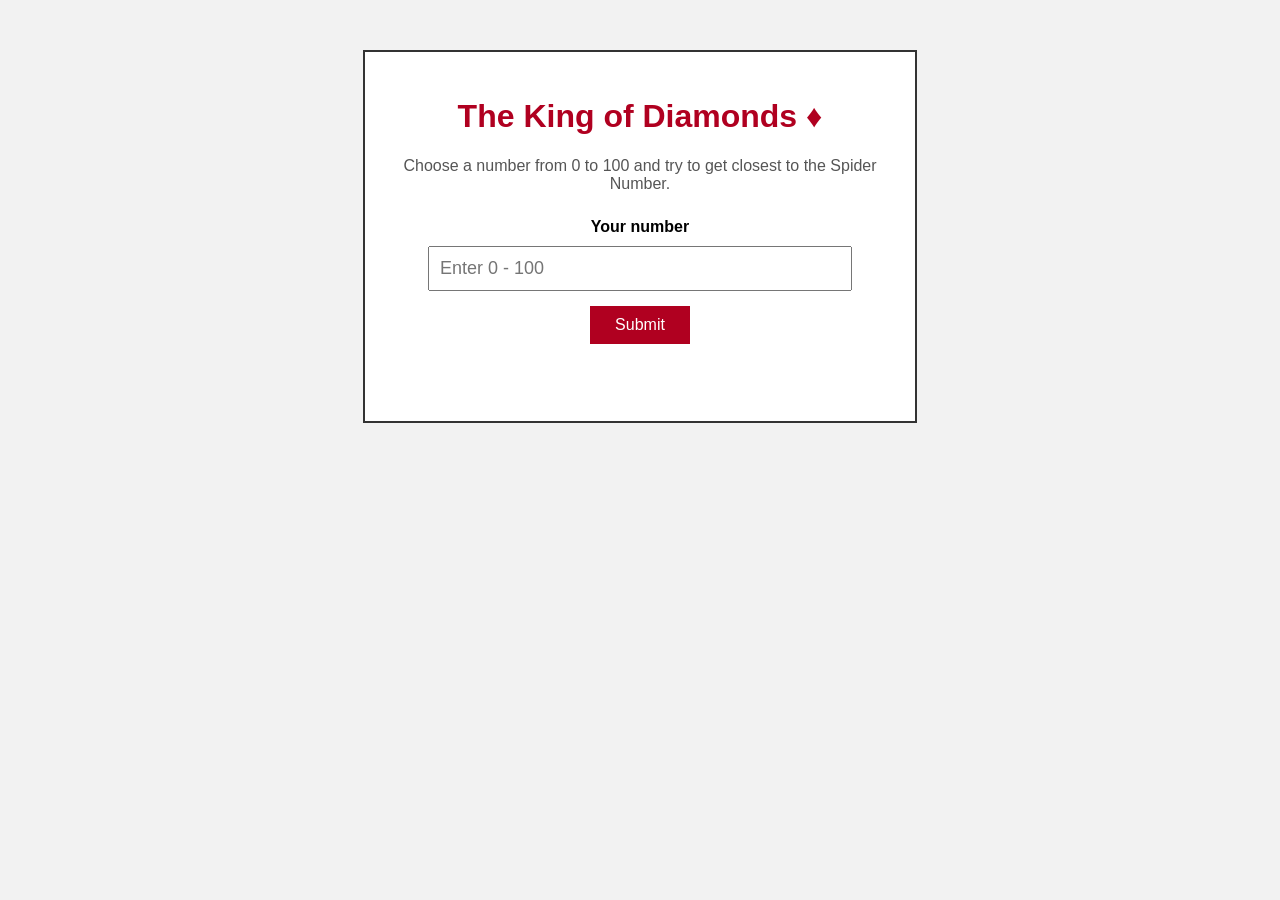
<file: Spider_AppDev_Base_Task/index.html>
<!DOCTYPE html>
<html lang="en">
<head>
    <meta charset="UTF-8">
    <meta name="viewport" content="width=device-width, initial-scale=1.0">
    <title>The King of Diamonds</title>
    <link rel="stylesheet" href="style.css">
</head>
<body>
    <div class="box">
        <h1>The King of Diamonds ♦</h1>
        <p class="smallText">Choose a number from 0 to 100 and try to get closest to the Spider Number.</p>

        <div class="gameArea">
            <label for="userNumber">Your number</label>
            <input type="number" id="userNumber" min="0" max="100" placeholder="Enter 0 - 100">
            <button onclick="playRound()">Submit</button>
            <p id="errorText"></p>
        </div>

        <div id="resultBox" class="hidden">
            <h2>Round Result</h2>
            <p>User chose: <span id="userChoice"></span></p>
            <p>Bot chose: <span id="botChoice"></span></p>
            <p>Average: <span id="averageNumber"></span></p>
            <p>Spider Number: <span id="targetNumber"></span></p>
            <p class="winner">Winner: <span id="winnerName"></span></p>
        </div>
    </div>

    <script src="script.js"></script>
</body>
</html>
</file>
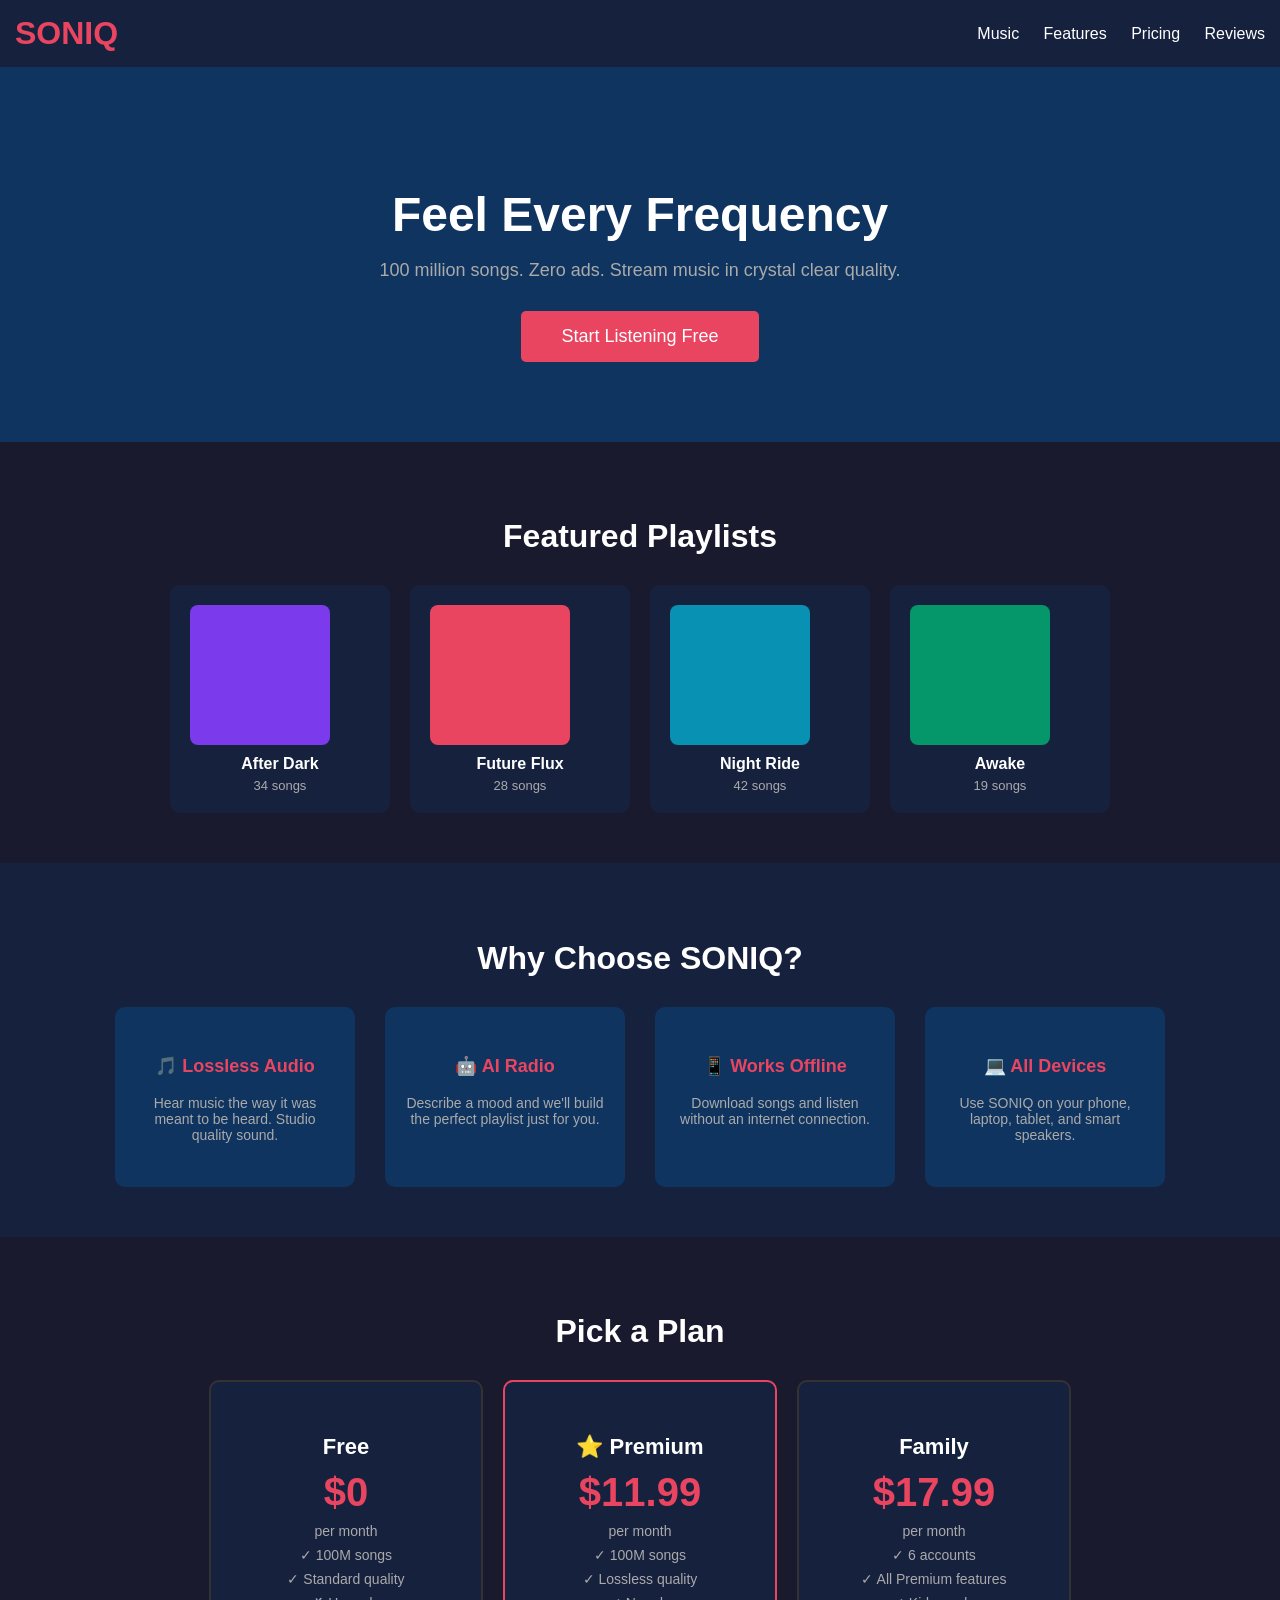
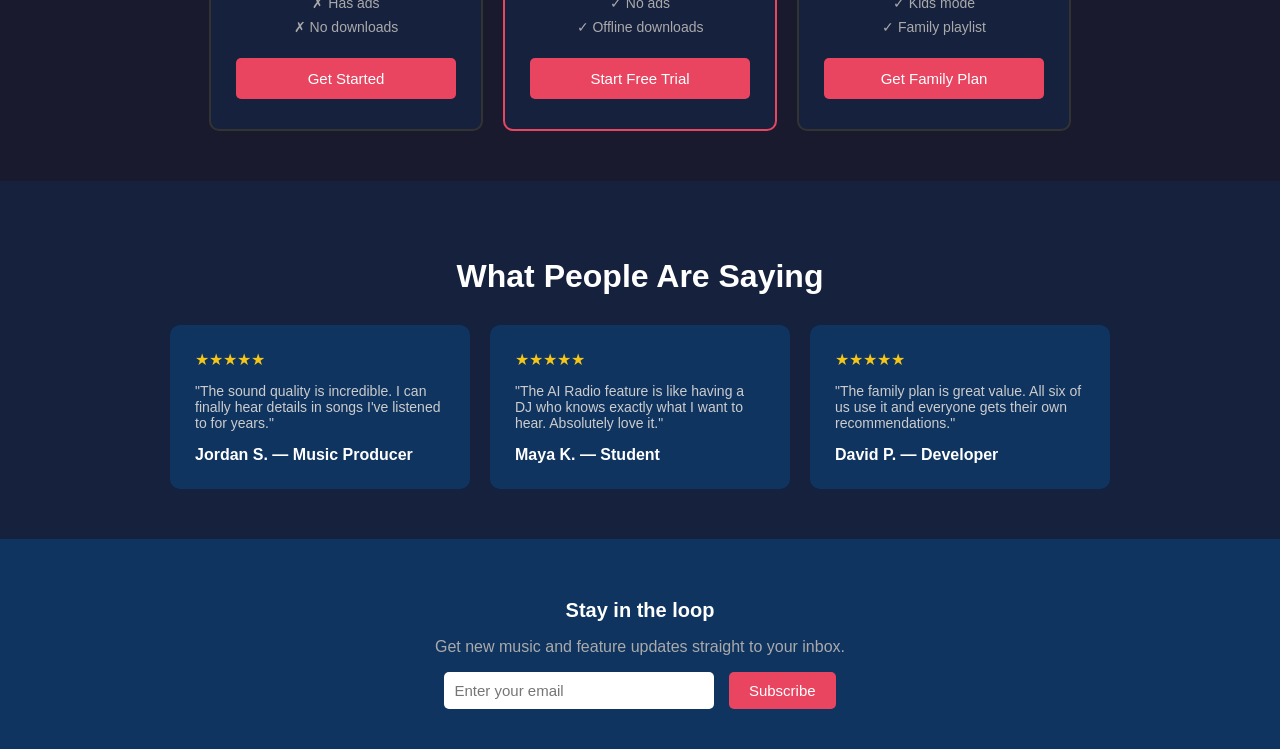
<file: Spider_UI:UX_Base_Task/soniq-landing-page.html>
<!DOCTYPE html>
<html>
<head>
  <title>SONIQ - Music Streaming</title>
  <style>
    /* Setting the background color and font for the whole page */
    body {
      background-color: #1a1a2e;
      color: white;
      font-family: Arial, sans-serif;
      margin: 0;
      padding: 0;
    }

    /* Navigation bar at the top */
    .navbar {
      background-color: #16213e;
      padding: 15px;
      display: flex;
      justify-content: space-between;
      align-items: center;
    }

    .navbar h1 {
      color: #e94560;
      margin: 0;
    }

    .navbar a {
      color: white;
      text-decoration: none;
      margin-left: 20px;
    }

    /* Hero section - the big banner at the top */
    .hero {
      text-align: center;
      padding: 80px 20px;
      background-color: #0f3460;
    }

    .hero h2 {
      font-size: 48px;
      margin-bottom: 10px;
    }

    .hero p {
      font-size: 18px;
      color: #aaaaaa;
      margin-bottom: 30px;
    }

    .hero button {
      background-color: #e94560;
      color: white;
      padding: 15px 40px;
      font-size: 18px;
      border: none;
      border-radius: 5px;
      cursor: pointer;
    }

    .hero button:hover {
      background-color: #c73652;
    }

    /* Featured playlists section */
    .featured {
      padding: 50px 20px;
      text-align: center;
    }

    .featured h2 {
      font-size: 32px;
      margin-bottom: 30px;
    }

    /* Using flexbox to put the cards side by side */
    .playlist-cards {
      display: flex;
      justify-content: center;
      gap: 20px;
      flex-wrap: wrap;
    }

    .card {
      background-color: #16213e;
      border-radius: 10px;
      padding: 20px;
      width: 180px;
      text-align: center;
    }

    /* Album cover */
    .album-cover {
      width: 140px;
      height: 140px;
      border-radius: 8px;
      margin-bottom: 10px;
    }

    .card h3 {
      font-size: 16px;
      margin: 5px 0;
    }

    .card p {
      font-size: 13px;
      color: #aaaaaa;
      margin: 0;
    }

    /* Features section */
    .features {
      background-color: #16213e;
      padding: 50px 20px;
      text-align: center;
    }

    .features h2 {
      font-size: 32px;
      margin-bottom: 30px;
    }

    .features-grid {
      display: flex;
      justify-content: center;
      gap: 30px;
      flex-wrap: wrap;
    }

    .feature-box {
      background-color: #0f3460;
      border-radius: 10px;
      padding: 30px 20px;
      width: 200px;
    }

    .feature-box h3 {
      font-size: 18px;
      color: #e94560;
    }

    .feature-box p {
      font-size: 14px;
      color: #aaaaaa;
    }

    /* Pricing section */
    .pricing {
      padding: 50px 20px;
      text-align: center;
    }

    .pricing h2 {
      font-size: 32px;
      margin-bottom: 30px;
    }

    .pricing-cards {
      display: flex;
      justify-content: center;
      gap: 20px;
      flex-wrap: wrap;
    }

    .price-box {
      background-color: #16213e;
      border-radius: 10px;
      padding: 30px 25px;
      width: 220px;
      border: 2px solid #333;
    }

    /* Highlighting the middle plan with a red border */
    .price-box.popular {
      border: 2px solid #e94560;
    }

    .price-box h3 {
      font-size: 22px;
      margin-bottom: 10px;
    }

    .price-box .price {
      font-size: 40px;
      font-weight: bold;
      color: #e94560;
    }

    .price-box p {
      font-size: 14px;
      color: #aaaaaa;
      margin: 8px 0;
    }

    .price-box button {
      background-color: #e94560;
      color: white;
      padding: 12px 30px;
      font-size: 15px;
      border: none;
      border-radius: 5px;
      cursor: pointer;
      margin-top: 15px;
      width: 100%;
    }

    .price-box button:hover {
      background-color: #c73652;
    }

    /* Reviews section */
    .reviews {
      background-color: #16213e;
      padding: 50px 20px;
      text-align: center;
    }

    .reviews h2 {
      font-size: 32px;
      margin-bottom: 30px;
    }

    .review-cards {
      display: flex;
      justify-content: center;
      gap: 20px;
      flex-wrap: wrap;
    }

    .review-box {
      background-color: #0f3460;
      border-radius: 10px;
      padding: 25px;
      width: 250px;
      text-align: left;
    }

    .review-box p {
      font-size: 14px;
      color: #cccccc;
      margin-bottom: 15px;
    }

    .review-box .name {
      font-weight: bold;
      color: white;
    }

    .stars {
      color: #f5c518;
      font-size: 16px;
      margin-bottom: 10px;
    }

    /* Footer at the bottom */
    footer {
      background-color: #0f3460;
      padding: 40px 20px;
      text-align: center;
    }

    footer h3 {
      font-size: 20px;
      margin-bottom: 10px;
    }

    footer input {
      padding: 10px;
      width: 250px;
      border-radius: 5px;
      border: none;
      font-size: 15px;
    }

    footer button {
      background-color: #e94560;
      color: white;
      padding: 10px 20px;
      font-size: 15px;
      border: none;
      border-radius: 5px;
      cursor: pointer;
      margin-left: 10px;
    }

    footer .links {
      margin-top: 25px;
    }

    footer .links a {
      color: #aaaaaa;
      text-decoration: none;
      margin: 0 15px;
      font-size: 14px;
    }

    footer .links a:hover {
      color: white;
    }

    footer .copyright {
      margin-top: 20px;
      color: #666666;
      font-size: 13px;
    }
  </style>
</head>
<body>

  <!--NAVBAR-->
  <div class="navbar">
    <h1>SONIQ</h1>
    <div>
      <a href="#featured">Music</a>
      <a href="#features">Features</a>
      <a href="#pricing">Pricing</a>
      <a href="#reviews">Reviews</a>
    </div>
  </div>

  <!--HERO SECTION-->
  <div class="hero">
    <h2>Feel Every Frequency</h2>
    <p>100 million songs. Zero ads. Stream music in crystal clear quality.</p>
    <button>Start Listening Free</button>
  </div>

  <!--FEATURED PLAYLISTS-->
  <div class="featured" id="featured">
    <h2>Featured Playlists</h2>
    <div class="playlist-cards">

      <div class="card">
        <div class="album-cover" style="background-color: #7c3aed;"></div>
        <h3>After Dark</h3>
        <p>34 songs</p>
      </div>

      <div class="card">
        <div class="album-cover" style="background-color: #e94560;"></div>
        <h3>Future Flux</h3>
        <p>28 songs</p>
      </div>

      <div class="card">
        <div class="album-cover" style="background-color: #0891b2;"></div>
        <h3>Night Ride</h3>
        <p>42 songs</p>
      </div>

      <div class="card">
        <div class="album-cover" style="background-color: #059669;"></div>
        <h3>Awake</h3>
        <p>19 songs</p>
      </div>

    </div>
  </div>

  <!--FEATURES-->
  <div class="features" id="features">
    <h2>Why Choose SONIQ?</h2>
    <div class="features-grid">

      <div class="feature-box">
        <h3>🎵 Lossless Audio</h3>
        <p>Hear music the way it was meant to be heard. Studio quality sound.</p>
      </div>

      <div class="feature-box">
        <h3>🤖 AI Radio</h3>
        <p>Describe a mood and we'll build the perfect playlist just for you.</p>
      </div>

      <div class="feature-box">
        <h3>📱 Works Offline</h3>
        <p>Download songs and listen without an internet connection.</p>
      </div>

      <div class="feature-box">
        <h3>💻 All Devices</h3>
        <p>Use SONIQ on your phone, laptop, tablet, and smart speakers.</p>
      </div>

    </div>
  </div>

  <!--PRICING-->
  <div class="pricing" id="pricing">
    <h2>Pick a Plan</h2>
    <div class="pricing-cards">

      <div class="price-box">
        <h3>Free</h3>
        <div class="price">$0</div>
        <p>per month</p>
        <p>✓ 100M songs</p>
        <p>✓ Standard quality</p>
        <p>✗ Has ads</p>
        <p>✗ No downloads</p>
        <button>Get Started</button>
      </div>

      <div class="price-box popular">
        <h3>⭐ Premium</h3>
        <div class="price">$11.99</div>
        <p>per month</p>
        <p>✓ 100M songs</p>
        <p>✓ Lossless quality</p>
        <p>✓ No ads</p>
        <p>✓ Offline downloads</p>
        <button>Start Free Trial</button>
      </div>

      <div class="price-box">
        <h3>Family</h3>
        <div class="price">$17.99</div>
        <p>per month</p>
        <p>✓ 6 accounts</p>
        <p>✓ All Premium features</p>
        <p>✓ Kids mode</p>
        <p>✓ Family playlist</p>
        <button>Get Family Plan</button>
      </div>

    </div>
  </div>

  <!-- ==================== REVIEWS ==================== -->
  <div class="reviews" id="reviews">
    <h2>What People Are Saying</h2>
    <div class="review-cards">

      <div class="review-box">
        <div class="stars">★★★★★</div>
        <p>"The sound quality is incredible. I can finally hear details in songs I've listened to for years."</p>
        <span class="name">Jordan S. — Music Producer</span>
      </div>

      <div class="review-box">
        <div class="stars">★★★★★</div>
        <p>"The AI Radio feature is like having a DJ who knows exactly what I want to hear. Absolutely love it."</p>
        <span class="name">Maya K. — Student</span>
      </div>

      <div class="review-box">
        <div class="stars">★★★★★</div>
        <p>"The family plan is great value. All six of us use it and everyone gets their own recommendations."</p>
        <span class="name">David P. — Developer</span>
      </div>

    </div>
  </div>

  <!--FOOTER-->
  <footer>
    <h3>Stay in the loop</h3>
    <p style="color: #aaaaaa;">Get new music and feature updates straight to your inbox.</p>
    <input type="email" placeholder="Enter your email">
    <button>Subscribe</button>

  </footer>

</body>
</html>
</file>
<file: Spider_AppDev_Base_Task/style.css>
body {
    margin: 0;
    font-family: Arial, sans-serif;
    background-color: #f2f2f2;
}

.box {
    width: 90%;
    max-width: 500px;
    margin: 50px auto;
    background-color: white;
    padding: 25px;
    border: 2px solid #333;
    text-align: center;
}

h1 {
    color: #b00020;
}

.smallText {
    color: #555;
}

.gameArea {
    margin-top: 25px;
}

label {
    display: block;
    margin-bottom: 10px;
    font-weight: bold;
}

input {
    width: 80%;
    padding: 10px;
    font-size: 18px;
    margin-bottom: 15px;
}

button {
    display: block;
    margin: 0 auto;
    padding: 10px 25px;
    font-size: 16px;
    background-color: #b00020;
    color: white;
    border: none;
    cursor: pointer;
}

button:hover {
    background-color: #810018;
}

#errorText {
    color: red;
    min-height: 20px;
}

#resultBox {
    margin-top: 25px;
    padding: 15px;
    background-color: #fff4f4;
    border: 1px solid #b00020;
}

.hidden {
    display: none;
}

.winner {
    font-size: 20px;
    font-weight: bold;
}
</file>
